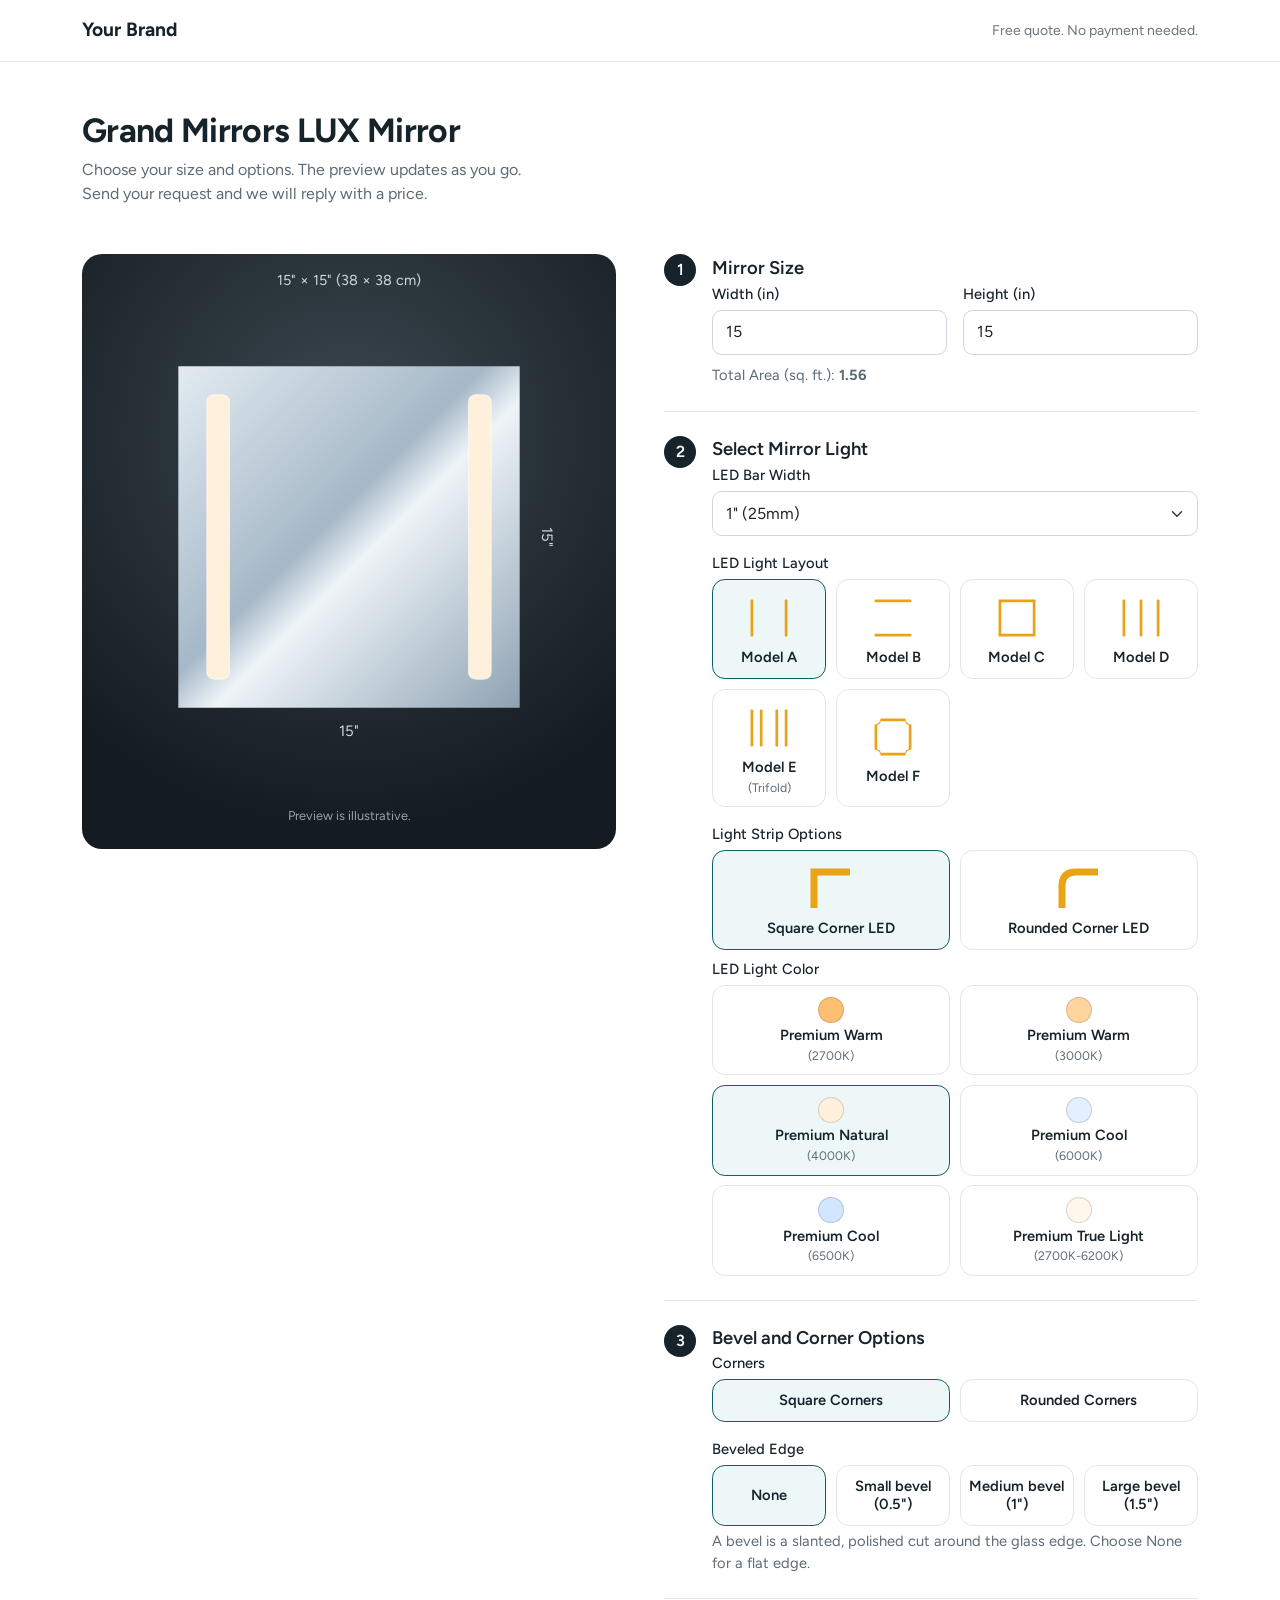
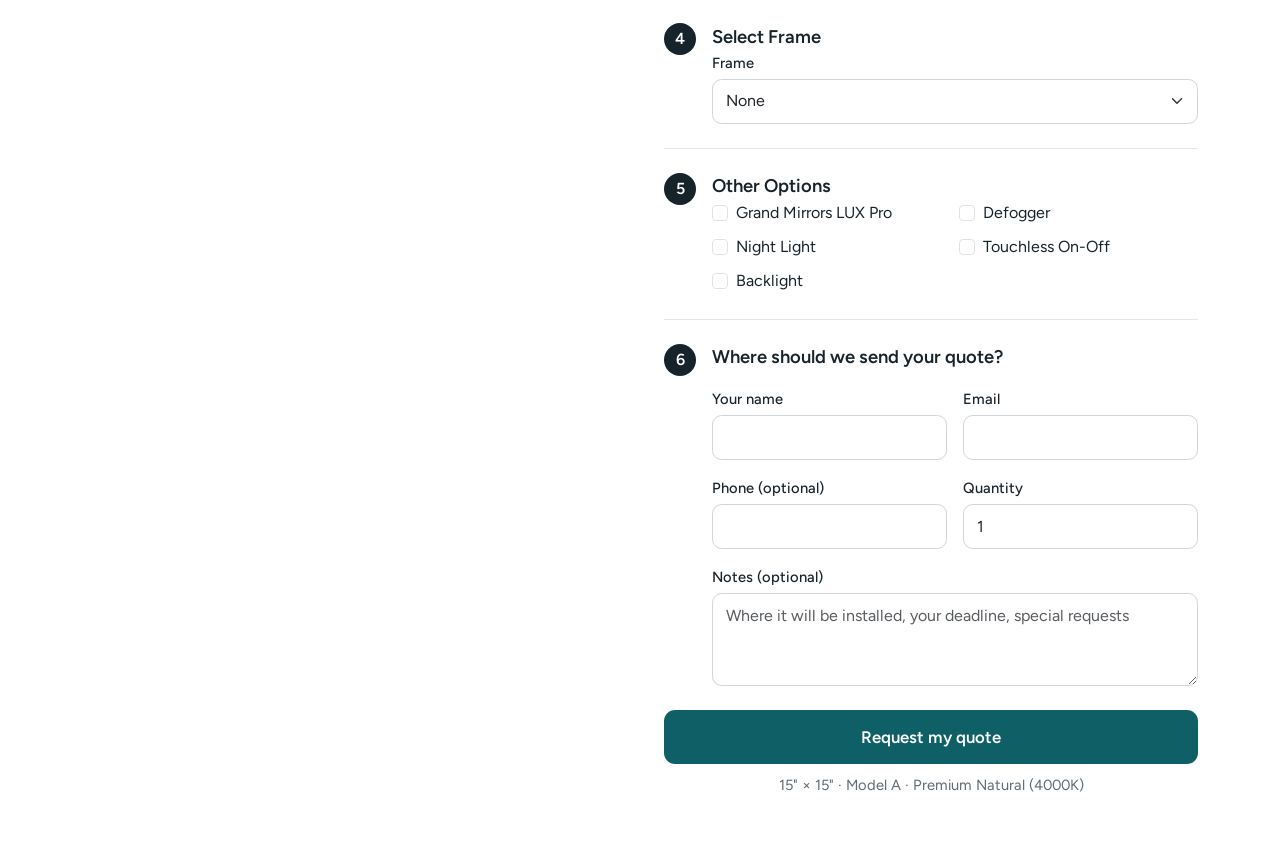
<file: quote.html>
<!DOCTYPE html>
<html lang="en">

<head>
    <meta charset="utf-8">
    <meta name="viewport" content="width=device-width, initial-scale=1">
    <title>Grand Mirrors LUX Mirror | Request a quote</title>
    <link href="https://cdn.jsdelivr.net/npm/bootstrap@5.3.3/dist/css/bootstrap.min.css" rel="stylesheet">
    <link href="https://fonts.googleapis.com/css2?family=Figtree:wght@400;500;600;700&display=swap" rel="stylesheet">
    <style>
        :root {
            --ink: #17232b;
            --muted: #5d6b75;
            --line: #e1e6e9;
            --brand: #0e5f66;
            --brand-d: #0a474d;
            --tint: #eef7f7;
        }

        body {
            font-family: 'Figtree', system-ui, sans-serif;
            color: var(--ink);
            background: #fff;
        }

        .site {
            border-bottom: 1px solid var(--line);
        }

        .logo {
            font-weight: 700;
            font-size: 1.2rem;
            color: var(--ink);
            text-decoration: none;
        }

        h1 {
            font-weight: 700;
            font-size: clamp(1.6rem, 3vw, 2.1rem);
            letter-spacing: -.02em;
        }

        .lead2 {
            color: var(--muted);
            max-width: 46ch;
        }

        .stage {
            background: radial-gradient(circle at 50% 30%, #3b474f, #151c21 80%);
            border-radius: 1.25rem;
            padding: 1rem 1rem 1.25rem;
            color: #cfd8de;
        }

        @media (min-width:992px) {
            .stage {
                position: sticky;
                top: 1.25rem;
            }
        }

        .stage svg {
            width: 100%;
            max-width: 520px;
            height: auto;
            display: block;
            margin: 0 auto;
        }

        .stage p {
            margin: 0 0 .25rem;
            font-size: .9rem;
            text-align: center;
        }

        .step {
            display: flex;
            gap: 1rem;
            padding: 1.5rem 0;
            border-top: 1px solid var(--line);
        }

        .step:first-of-type {
            border-top: 0;
            padding-top: 0;
        }

        .num {
            flex: none;
            width: 2rem;
            height: 2rem;
            border-radius: 50%;
            background: var(--ink);
            color: #fff;
            font-weight: 600;
            display: grid;
            place-items: center;
        }

        .step-body {
            flex: 1;
            min-width: 0;
        }

        .step h2 {
            font-size: 1.15rem;
            font-weight: 600;
            margin: .15rem 0 .2rem;
        }

        .help {
            color: var(--muted);
            font-size: .92rem;
            margin-bottom: .9rem;
        }

        .form-label {
            font-weight: 500;
            font-size: .92rem;
            margin-bottom: .3rem;
        }

        .form-control,
        .form-select {
            border-color: #cfd6db;
            padding: .6rem .8rem;
            border-radius: .6rem;
        }

        .form-control:focus,
        .form-select:focus {
            border-color: var(--brand);
            box-shadow: 0 0 0 .2rem rgba(14, 95, 102, .18);
        }

        .sub {
            margin-top: .9rem;
            padding: .9rem;
            background: #f6f8f9;
            border-radius: .8rem;
        }

        .total {
            color: var(--muted);
            font-size: .92rem;
            margin-top: .6rem;
        }

        .warn {
            color: #a4580a;
            font-size: .88rem;
            margin-top: .4rem;
        }

        .tiles {
            display: grid;
            grid-template-columns: repeat(auto-fill, minmax(112px, 1fr));
            gap: .6rem;
            margin-bottom: 1rem;
        }

        .tiles.wide {
            grid-template-columns: repeat(auto-fill, minmax(170px, 1fr));
        }

        .tiles label {
            display: flex;
            flex-direction: column;
            align-items: center;
            justify-content: center;
            text-align: center;
            gap: .2rem;
            height: 100%;
            padding: .7rem .5rem;
            border: 1.5px solid var(--line);
            border-radius: .8rem;
            cursor: pointer;
            font-size: .88rem;
            line-height: 1.25;
            background: #fff;
        }

        .tiles label:hover {
            border-color: #b6c1c8;
        }

        .tiles input:checked+label {
            border-color: var(--brand);
            background: var(--tint);
        }

        .tiles input:focus-visible+label {
            box-shadow: 0 0 0 .2rem rgba(14, 95, 102, .3);
        }

        .tiles b {
            font-weight: 600;
            font-size: .92rem;
        }

        .tiles small {
            color: var(--muted);
        }

        .tiles svg {
            width: 54px;
            height: 54px;
        }

        .dot {
            width: 26px;
            height: 26px;
            border-radius: 50%;
            border: 1px solid rgba(0, 0, 0, .15);
        }

        .btn-main {
            background: var(--brand);
            color: #fff;
            font-weight: 600;
            border: 0;
            border-radius: .7rem;
            padding: .9rem 1.5rem;
            font-size: 1.05rem;
        }

        .btn-main:hover,
        .btn-main:focus-visible {
            background: var(--brand-d);
            color: #fff;
        }

        .brief {
            color: var(--muted);
            font-size: .92rem;
            margin: .6rem 0 0;
            text-align: center;
        }

        #result {
            display: none;
            background: var(--tint);
            border-radius: 1rem;
            padding: 1.25rem;
        }

        pre {
            white-space: pre-wrap;
            font-family: inherit;
            font-size: .92rem;
            margin: 0;
        }

        .form-check-input:checked {
            background-color: var(--brand);
            border-color: var(--brand);
        }
    </style>
</head>

<body>
    <header class="site py-3">
        <div class="container d-flex justify-content-between align-items-center">
            <a class="logo" href="#">Your Brand</a>
            <span class="text-secondary small">Free quote. No payment needed.</span>
        </div>
    </header>

    <main class="container py-4 py-lg-5">
        <div class="mb-4 mb-lg-5">
            <h1 class="mb-2">Grand Mirrors LUX Mirror</h1>
            <p class="lead2 mb-0">Choose your size and options. The preview updates as you go. Send your request and we
                will reply with a price.</p>
        </div>

        <div class="row g-4 g-lg-5">
            <!-- LEFT: product mirror -->
            <div class="col-12 col-lg-6">
                <div class="stage">
                    <p id="areaNote"></p>
                    <svg id="preview" viewBox="0 0 500 500" role="img" aria-label="Preview of your mirror"></svg>
                    <p class="mt-2" style="font-size:.8rem;opacity:.7">Preview is illustrative.</p>
                </div>
            </div>

            <!-- RIGHT: inputs -->
            <div class="col-12 col-lg-6">
                <form id="quoteForm" novalidate>

                    <section class="step">
                        <div class="num">1</div>
                        <div class="step-body">
                            <h2>Mirror Size</h2>
                            <div class="row g-3">
                                <div class="col-6"><label class="form-label" for="w">Width (in)</label>
                                    <input type="number" id="w" class="form-control" min="4" max="150" step="0.25"
                                        value="15" inputmode="decimal" required>
                                    <div class="invalid-feedback">Enter 4 to 150.</div>
                                </div>
                                <div class="col-6"><label class="form-label" for="h">Height (in)</label>
                                    <input type="number" id="h" class="form-control" min="4" max="96" step="0.25"
                                        value="15" inputmode="decimal" required>
                                    <div class="invalid-feedback">Enter 4 to 96.</div>
                                </div>
                            </div>
                            <div class="total">Total Area (sq. ft.): <b id="area">1.56</b></div>
                        </div>
                    </section>

                    <section class="step">
                        <div class="num">2</div>
                        <div class="step-body">
                            <h2>Select Mirror Light</h2>
                            <label class="form-label" for="ledw">LED Bar Width</label>
                            <select id="ledw" class="form-select mb-3">
                                <option value="0.5">0.5" (13mm)</option>
                                <option value="1" selected>1" (25mm)</option>
                                <option value="1.5">1.5" (38mm)</option>
                                <option value="2">2" (50mm)</option>
                            </select>
                            <div class="form-label">LED Light Layout</div>
                            <div class="tiles" id="layouts" role="radiogroup" aria-label="LED Light Layout"></div>
                            <div class="form-label">Light Strip Options</div>
                            <div class="tiles wide mb-2" id="ledcorner" role="radiogroup"
                                aria-label="Light Strip Options"></div>
                            <div class="sub mb-3" id="ledRadBox" style="display:none">
                                <div class="form-label">Choose Radius</div>
                                <div class="tiles mb-2" id="ledrad" role="radiogroup"
                                    aria-label="Light strip corner radius"></div>
                                <div class="row g-3" id="lcrBox" style="display:none">
                                    <div class="col-7"><label class="form-label" for="lcr">Enter radius</label><input
                                            type="number" id="lcr" class="form-control" min="0.1" step="0.1" value="1">
                                        <div class="invalid-feedback">Enter a radius.</div>
                                    </div>
                                    <div class="col-5"><label class="form-label" for="lcu">Unit</label><select id="lcu"
                                            class="form-select">
                                            <option value="in">inch</option>
                                            <option value="mm">mm</option>
                                        </select></div>
                                </div>
                                <div class="help mb-0 mt-2">Corner radius shows on layouts with corners, such as Model
                                    C.</div>
                            </div>
                            <div class="form-label">LED Light Color</div>
                            <div class="tiles wide mb-0" id="colors" role="radiogroup" aria-label="LED Light Color">
                            </div>
                        </div>
                    </section>

                    <section class="step">
                        <div class="num">3</div>
                        <div class="step-body">
                            <h2>Bevel and Corner Options</h2>
                            <div class="form-label">Corners</div>
                            <div class="tiles wide mb-2" id="ctype" role="radiogroup" aria-label="Corners"></div>
                            <div class="sub" id="radiusBox" style="display:none">
                                <div class="form-label">Choose Radius</div>
                                <div class="tiles mb-2" id="radius" role="radiogroup" aria-label="Choose Radius"></div>
                                <div class="row g-3" id="crBox" style="display:none">
                                    <div class="col-7"><label class="form-label" for="cr">Enter radius</label><input
                                            type="number" id="cr" class="form-control" min="0.1" step="0.1" value="1">
                                        <div class="invalid-feedback">Enter a radius.</div>
                                    </div>
                                    <div class="col-5"><label class="form-label" for="cru">Unit</label><select id="cru"
                                            class="form-select">
                                            <option value="in">inch</option>
                                            <option value="mm">mm</option>
                                        </select></div>
                                </div>
                                <div class="warn" id="radWarn"></div>
                            </div>
                            <div class="form-label mt-3">Beveled Edge</div>
                            <div class="tiles mb-1" id="bevels" role="radiogroup" aria-label="Beveled Edge"></div>
                            <div class="help mb-0">A bevel is a slanted, polished cut around the glass edge. Choose None
                                for a flat edge.</div>
                        </div>
                    </section>

                    <section class="step">
                        <div class="num">4</div>
                        <div class="step-body">
                            <h2>Select Frame</h2>
                            <label class="form-label" for="frame">Frame</label>
                            <select id="frame" class="form-select">
                                <option value="">None</option>
                                <option>MARBLE Frames</option>
                                <option>Walnut Frames</option>
                                <option>Brass Frames</option>
                                <option>Stainless Steel Frames</option>
                            </select>
                            <div id="frameOpts" style="display:none">
                                <label class="form-label mt-3" for="frameVar" id="frameVarLbl">Frame</label>
                                <select id="frameVar" class="form-select"></select>
                                <div id="coatBox" style="display:none">
                                    <label class="form-label mt-3" for="coat">Brass Coating</label>
                                    <select id="coat" class="form-select">
                                        <option>Brass, uncoated (sensitive to oxidation)</option>
                                        <option>Brass with glossy coating</option>
                                        <option>Brass with matte coating</option>
                                    </select>
                                </div>
                            </div>
                        </div>
                    </section>

                    <section class="step">
                        <div class="num">5</div>
                        <div class="step-body">
                            <h2>Other Options</h2>
                            <div class="row g-2">
                                <div class="col-sm-6">
                                    <div class="form-check"><input class="form-check-input addon" type="checkbox"
                                            id="pro" value="Grand Mirrors LUX Pro"><label class="form-check-label"
                                            for="pro">Grand Mirrors LUX Pro</label></div>
                                </div>
                                <div class="col-sm-6">
                                    <div class="form-check"><input class="form-check-input addon" type="checkbox"
                                            id="defogger" value="Defogger"><label class="form-check-label"
                                            for="defogger">Defogger</label></div>
                                </div>
                                <div class="col-sm-6">
                                    <div class="form-check"><input class="form-check-input addon" type="checkbox"
                                            id="night" value="Night Light"><label class="form-check-label"
                                            for="night">Night Light</label></div>
                                </div>
                                <div class="col-sm-6">
                                    <div class="form-check"><input class="form-check-input addon" type="checkbox"
                                            id="touchless" value="Touchless On-Off"><label class="form-check-label"
                                            for="touchless">Touchless On-Off</label></div>
                                </div>
                                <div class="col-sm-6">
                                    <div class="form-check"><input class="form-check-input addon" type="checkbox"
                                            id="backlight" value="Backlight"><label class="form-check-label"
                                            for="backlight">Backlight</label></div>
                                </div>
                            </div>
                            <div class="sub" id="dfBox" style="display:none">
                                <div class="form-label">Defogger</div>
                                <div class="tiles wide mb-2" id="dfshape" role="radiogroup" aria-label="Defogger shape">
                                </div>
                                <div class="row g-3" id="dfCustom" style="display:none">
                                    <div class="col-4"><label class="form-label" for="dfw">Defogger Width</label><input
                                            type="number" id="dfw" class="form-control" min="1" step="0.25" value="10">
                                        <div class="invalid-feedback">Required.</div>
                                    </div>
                                    <div class="col-4"><label class="form-label" for="dfh">Defogger Height</label><input
                                            type="number" id="dfh" class="form-control" min="1" step="0.25" value="8">
                                        <div class="invalid-feedback">Required.</div>
                                    </div>
                                    <div class="col-4"><label class="form-label" for="dfu">Unit</label><select id="dfu"
                                            class="form-select">
                                            <option value="in">inch</option>
                                            <option value="mm">mm</option>
                                        </select></div>
                                </div>
                                <div class="warn" id="dfWarn"></div>
                            </div>
                        </div>
                    </section>

                    <section class="step">
                        <div class="num">6</div>
                        <div class="step-body">
                            <h2>Where should we send your quote?</h2>
                            <div class="row g-3 mt-0">
                                <div class="col-sm-6"><label class="form-label" for="name">Your name</label><input
                                        id="name" class="form-control" required autocomplete="name">
                                    <div class="invalid-feedback">Please enter your name.</div>
                                </div>
                                <div class="col-sm-6"><label class="form-label" for="email">Email</label><input
                                        type="email" id="email" class="form-control" required autocomplete="email">
                                    <div class="invalid-feedback">Please enter a valid email.</div>
                                </div>
                                <div class="col-sm-6"><label class="form-label" for="phone">Phone
                                        (optional)</label><input type="tel" id="phone" class="form-control"
                                        autocomplete="tel"></div>
                                <div class="col-sm-6"><label class="form-label" for="qty">Quantity</label><input
                                        type="number" id="qty" class="form-control" min="1" value="1" required>
                                    <div class="invalid-feedback">At least 1.</div>
                                </div>
                                <div class="col-12"><label class="form-label" for="notes">Notes
                                        (optional)</label><textarea id="notes" class="form-control" rows="3"
                                        placeholder="Where it will be installed, your deadline, special requests"></textarea>
                                </div>
                            </div>
                        </div>
                    </section>

                    <button type="submit" class="btn btn-main w-100">Request my quote</button>
                    <p class="brief" id="brief"></p>
                </form>

                <div id="result" class="mt-4" aria-live="polite">
                    <h2 class="h5 mb-1">Almost done</h2>
                    <p class="text-secondary mb-3">Press "Send by email" to open your email with everything filled in.
                        Then press send.</p>
                    <pre id="summary" class="mb-3"></pre>
                    <a id="mailBtn" class="btn btn-main me-2" href="#">Send by email</a>
                    <button type="button" id="copyBtn" class="btn btn-outline-dark">Copy details</button>
                </div>
            </div>
        </div>
    </main>

    <script>
        /* Change this to your sales email. */
        const SALES_EMAIL = "sales@yourcompany.com";

        const $ = id => document.getElementById(id);
        const esc = s => s.replace(/"/g, "&quot;");
        const val = n => document.querySelector(`input[name=${n}]:checked`);
        const inch = (n, u) => u === "mm" ? n / 25.4 : n;

        /* ---------- frame data (store names) ---------- */
        const MARBLE = [["White Classic", "#f1efe9"], ["Black Classic", "#222"], ["Sand Cream", "#d9c9a9"], ["Green Forest", "#3f6b4f"], ["Gold Brown", "#9a7440"]];
        const FR = {
            "MARBLE Frames": [3, 4].flatMap(z => MARBLE.map(([t, c], i) => [`${z}" ${t} (MF${z}${i + 1}0)`, c])),
            "Walnut Frames": [['American Walnut (AW-410) 0.4" x 1" / 10mm x 23mm', "#5b3a29"]],
            "Brass Frames": [
                ['Brass Gold (BW-100) 0.3" x 0.3" / 8mm x 8mm', "#c9a24b"], ['Brass Gold (BW-110) 0.6" x 0.6" / 15mm x 15mm', "#c9a24b"], ['Brass Gold (BW-120) 1" x 1" / 25mm x 25mm', "#c9a24b"],
                ['Brass Bronze (BN-100) 0.3" x 0.3" / 8mm x 8mm', "#8a5a2b"], ['Brass Bronze (BN-110) 0.6" x 0.6" / 15mm x 15mm', "#8a5a2b"], ['Brass Bronze (BN-120) 1" x 1" / 25mm x 25mm', "#8a5a2b"]],
            "Stainless Steel Frames": [
                ['Polished 316 Stainless Steel (SK-110) 0.5" X 0.5" / 13mmx13mm', "#d3d9de"], ['Polished 316 Stainless Steel (SK-120) 0.5" X 1" / 13mmx25mm', "#d3d9de"], ['Polished 316 Stainless Steel (SK-130) 1" X 1" / 25mmx25mm', "#d3d9de"],
                ['Brushed 316 Stainless Steel (SU-110) 0.5" X 0.5" / 13mmx13mm', "#aeb5bb"], ['Brushed 316 Stainless Steel (SU-120) 0.5" X 1" / 13mmx25mm', "#aeb5bb"], ['Brushed 316 Stainless Steel (SU-130) 1" X 1" / 25mmx25mm', "#aeb5bb"]]
        };

        /* ---------- geometry ---------- */
        function rr(x, y, w, h, r) {
            r = Math.max(0, Math.min(r, w / 2, h / 2));
            if (!r) return `M${x},${y}H${x + w}V${y + h}H${x}Z`;
            return `M${x + r},${y}H${x + w - r}Q${x + w},${y} ${x + w},${y + r}V${y + h - r}Q${x + w},${y + h} ${x + w - r},${y + h}H${x + r}Q${x},${y + h} ${x},${y + h - r}V${y + r}Q${x},${y} ${x + r},${y}Z`;
        }
        function scal(x, y, w, h, c) {
            c = Math.max(0, Math.min(c, w / 2, h / 2));
            return `M${x + c},${y}H${x + w - c}A${c},${c} 0 0 0 ${x + w},${y + c}V${y + h - c}A${c},${c} 0 0 0 ${x + w - c},${y + h}H${x + c}A${c},${c} 0 0 0 ${x},${y + h - c}V${y + c}A${c},${c} 0 0 0 ${x + c},${y}Z`;
        }
        function outline(x, y, w, h, t, r, f = rr) {
            return `<path fill-rule="evenodd" d="${f(x, y, w, h, r)} ${f(x + t, y + t, w - 2 * t, h - 2 * t, Math.max(0, r - t))}"/>`;
        }
        function panels(m, x, w) {
            if (m !== "E") return [[x, w]];
            const gp = Math.max(4, w * 0.02), pw = (w - 2 * gp) / 3;
            return [0, 1, 2].map(i => [x + i * (pw + gp), pw]);
        }
        /* Frame (ex > 0) keeps square corners square: radius only grows when the glass is already rounded */
        function glassPath(m, x, y, w, h, r, ex = 0) {
            return panels(m, x, w).map(([px, pw]) => rr(px - ex, y - ex, pw + 2 * ex, h + 2 * ex, r > 0 ? r + ex : 0)).join("");
        }
        function strips(m, x, y, w, h, bar, g, lr) {
            switch (m) {
                case "A": return `<path d="${rr(x + g, y + g, bar, h - 2 * g, bar / 3)}"/><path d="${rr(x + w - g - bar, y + g, bar, h - 2 * g, bar / 3)}"/>`;
                case "B": return `<path d="${rr(x + g, y + g, w - 2 * g, bar, bar / 3)}"/><path d="${rr(x + g, y + h - g - bar, w - 2 * g, bar, bar / 3)}"/>`;
                case "C": return outline(x + g, y + g, w - 2 * g, h - 2 * g, bar, lr);
                case "D": {
                    const t = y + g, hh = h - 2 * g;
                    return [x + g, x + w / 2 - bar / 2, x + w - g - bar].map(bx => `<path d="${rr(bx, t, bar, hh, bar / 3)}"/>`).join("");
                }
                case "E": {
                    const t = y + g, hh = h - 2 * g, p = panels("E", x, w);
                    const xs = [x + g, (p[0][0] + p[0][1] + p[1][0]) / 2 - bar / 2, (p[1][0] + p[1][1] + p[2][0]) / 2 - bar / 2, x + w - g - bar];
                    return xs.map(bx => `<path d="${rr(bx, t, bar, hh, bar / 3)}"/>`).join("");
                }
                case "F": return outline(x + g, y + g, w - 2 * g, h - 2 * g, bar, Math.min(w, h) * 0.14, scal);
            }
        }

        /* ---------- build option tiles ---------- */
        function tiles(id, name, items, checked = 0) {
            $(id).innerHTML = items.map(([v, b, small, icon, sum], i) => `
    <div><input class="btn-check" type="radio" name="${name}" id="${name}${i}" value="${v}" data-sum="${esc(sum || b + (small ? " " + small : ""))}" ${i === checked ? "checked" : ""}>
    <label for="${name}${i}">${icon || ""}<b>${b}</b>${small ? `<small>${small}</small>` : ""}</label></div>`).join("");
        }
        const LAY = [["A", "Model A"], ["B", "Model B"], ["C", "Model C"], ["D", "Model D"], ["E", "Model E", "(Trifold)"], ["F", "Model F"]];
        tiles("layouts", "layout", LAY.map(([k, b, s]) => [k, b, s, `<svg viewBox="0 0 60 60" aria-hidden="true"><g fill="#d3dbe0">${glassPath(k, 6, 6, 48, 48, 0)}</g><g fill="#e8a317">${strips(k, 6, 6, 48, 48, 3, 3.5, 0)}</g></svg>`, b + (s ? " " + s : "")]));
        const cornerIcon = d => `<svg viewBox="0 0 54 54" aria-hidden="true"><path d="${d}" fill="none" stroke="#e8a317" stroke-width="7"/></svg>`;
        tiles("ledcorner", "ledcorner", [["square", "Square Corner LED", "", cornerIcon("M10,46V10H46")], ["rounded", "Rounded Corner LED", "", cornerIcon("M10,46V24Q10,10 24,10H46")]]);
        tiles("colors", "color", [["#ffbf72", "Premium Warm", "(2700K)"], ["#ffd59f", "Premium Warm", "(3000K)"], ["#fff0dc", "Premium Natural", "(4000K)"], ["#e4f0ff", "Premium Cool", "(6000K)"], ["#d2e6ff", "Premium Cool", "(6500K)"], ["#fff7ea", "Premium True Light", "(2700K-6200K)"]]
            .map(([c, b, s]) => [c, b, s, `<span class="dot" style="background:${c}"></span>`]), 2);
        tiles("ledrad", "ledrad", [["2", '2" (50mm)'], ["3", '3" (75mm)'], ["4", '4" (100mm)'], ["custom", "Custom"]]);
        tiles("ctype", "ctype", [["square", "Square Corners"], ["rounded", "Rounded Corners"]]);
        tiles("radius", "radius", [["2", '2" (50mm)'], ["3", '3" (75mm)'], ["4", '4" (100mm)'], ["custom", "Custom"]]);
        tiles("bevels", "bevel", [["0", "None"], ["0.5", 'Small bevel (0.5")'], ["1", 'Medium bevel (1")'], ["1.5", 'Large bevel (1.5")']]);
        tiles("dfshape", "dfshape", [["rect", 'Rectangle 16" x 12"', "(400mm x 300mm)"], ["oval", 'Oval 24" x 16"', "(600mm x 400mm)"], ["circle", 'Circle 20"', "(500mm) Diameter"], ["custom", "Custom Size"]]);

        /* ---------- frame selects ---------- */
        $("frame").addEventListener("change", () => {
            const f = $("frame").value;
            $("frameOpts").style.display = f ? "block" : "none";
            $("coatBox").style.display = f === "Brass Frames" ? "block" : "none";
            if (f) {
                $("frameVarLbl").textContent = f.replace(" Frames", " Frame");
                $("frameVar").innerHTML = FR[f].map(([t, c]) => `<option data-c="${c}">${t}</option>`).join("");
            }
        });

        /* ---------- live preview ---------- */
        function cornerRadius() {
            if (val("ctype").value === "square") return 0;
            const v = val("radius").value;
            return v === "custom" ? inch(parseFloat($("cr").value) || 0, $("cru").value) : parseFloat(v);
        }
        function ledRadius() {
            if (val("ledcorner").value !== "rounded") return 0;
            const v = val("ledrad").value;
            return v === "custom" ? inch(parseFloat($("lcr").value) || 0, $("lcu").value) : parseFloat(v);
        }
        function defogDims() {
            const v = val("dfshape").value;
            if (v === "rect") return [16, 12, "rect"];
            if (v === "oval") return [24, 16, "oval"];
            if (v === "circle") return [20, 20, "oval"];
            return [inch(parseFloat($("dfw").value) || 0, $("dfu").value), inch(parseFloat($("dfh").value) || 0, $("dfu").value), "rect"];
        }
        function syncUI() {
            const rounded = val("ctype").value === "rounded", cust = val("radius").value === "custom";
            $("radiusBox").style.display = rounded ? "block" : "none";
            $("crBox").style.display = rounded && cust ? "flex" : "none";
            $("cr").required = rounded && cust;
            const lrd = val("ledcorner").value === "rounded", lc = val("ledrad").value === "custom";
            $("ledRadBox").style.display = lrd ? "block" : "none";
            $("lcrBox").style.display = lrd && lc ? "flex" : "none";
            $("lcr").required = lrd && lc;
            const df = $("defogger").checked, dc = val("dfshape").value === "custom";
            $("dfBox").style.display = df ? "block" : "none";
            $("dfCustom").style.display = df && dc ? "flex" : "none";
            $("dfw").required = $("dfh").required = df && dc;
        }
        function draw() {
            syncUI();
            const m = val("layout").value;
            const w = parseFloat($("w").value), h = parseFloat($("h").value);
            const svg = $("preview");
            if (!(w >= 4 && h >= 4 && w <= 150 && h <= 96)) {
                svg.innerHTML = `<text x="250" y="250" text-anchor="middle" fill="#cfd8de" font-size="18">Enter a size to see your mirror</text>`;
                $("areaNote").textContent = ""; $("area").textContent = "-"; $("brief").textContent = ""; return;
            }
            $("area").textContent = (w * h / 144).toFixed(2);
            $("areaNote").textContent = `${w}" × ${h}" (${(w * 2.54).toFixed(0)} × ${(h * 2.54).toFixed(0)} cm)`;

            const s = Math.min(340 / w, 340 / h);
            const pw = w * s, ph = h * s, x = 250 - pw / 2, y = 240 - ph / 2;
            const led = val("color").value;
            const base = Math.min(pw / (m === "E" ? 3 : m === "D" ? 2 : 1), ph);
            const bar = Math.max(3, Math.min(parseFloat($("ledw").value) * s, base / 7));
            const g = Math.max(4, Math.min(1.25 * s, base / 7));
            const lr = Math.min(ledRadius() * s, base / 2.5);
            const bevel = Math.min(parseFloat(val("bevel").value) * s, 14);
            const cr = cornerRadius() * s;
            $("radWarn").textContent = cornerRadius() * 2 > Math.min(w, h) ? "Radius is too large. The maximum is half of the smaller side." : "";
            const fOpt = $("frameVar").selectedOptions[0];
            const fc = $("frame").value && fOpt ? fOpt.dataset.c : null;
            const fw = fc ? ($("frame").value === "MARBLE Frames" ? 10 : 6) : 0;

            let o = `<defs>
    <linearGradient id="glass" x1="0" y1="0" x2="1" y2="1"><stop offset="0" stop-color="#e3ebf1"/><stop offset=".45" stop-color="#a5b8c7"/><stop offset=".55" stop-color="#eef4f8"/><stop offset="1" stop-color="#8ea2b2"/></linearGradient>
    <filter id="blur" x="-30%" y="-30%" width="160%" height="160%"><feGaussianBlur stdDeviation="9"/></filter>
    <clipPath id="gc"><path d="${glassPath(m, x, y, pw, ph, cr)}"/></clipPath></defs>`;
            o += `<g fill="${led}" opacity=".7" filter="url(#blur)">${strips(m, x, y, pw, ph, bar, g, lr)}</g>`;
            if (fc) o += `<path d="${glassPath(m, x, y, pw, ph, cr, fw)}" fill="${fc}" stroke="rgba(0,0,0,.35)"/>`;
            o += `<path d="${glassPath(m, x, y, pw, ph, cr)}" fill="url(#glass)"/>`;
            if (bevel > 0) o += `<path d="${glassPath(m, x + bevel / 2, y + bevel / 2, pw - bevel, ph - bevel, Math.max(0, cr - bevel / 2))}" fill="none" stroke="rgba(255,255,255,.75)" stroke-width="${bevel}"/>`;
            if ($("defogger").checked) {
                const [dw, dh, ds] = defogDims();
                const sw = Math.min(dw * s, pw * .92), sh = Math.min(dh * s, ph * .92);
                $("dfWarn").textContent = dw > w || dh > h ? "This defogger is larger than your mirror." : "";
                if (sw > 0 && sh > 0) o += ds === "oval"
                    ? `<ellipse cx="250" cy="240" rx="${sw / 2}" ry="${sh / 2}" fill="rgba(255,255,255,.18)" stroke="rgba(255,255,255,.6)" stroke-dasharray="5 4"/>`
                    : `<rect x="${250 - sw / 2}" y="${240 - sh / 2}" width="${sw}" height="${sh}" rx="4" fill="rgba(255,255,255,.18)" stroke="rgba(255,255,255,.6)" stroke-dasharray="5 4"/>`;
            }
            o += `<g clip-path="url(#gc)" fill="${led}" stroke="#fff" stroke-opacity=".7" stroke-width=".8">${strips(m, x, y, pw, ph, bar, g, lr)}</g>`;
            const lx = Math.min(x + pw + fw + 22, 490);
            o += `<text x="250" y="${Math.min(y + ph + fw + 28, 492)}" text-anchor="middle" fill="#cfd8de" font-size="15">${w}"</text>`;
            o += `<text x="${lx}" y="240" fill="#cfd8de" font-size="15" text-anchor="middle" transform="rotate(90 ${lx} 240)">${h}"</text>`;
            svg.innerHTML = o;
            $("brief").textContent = `${w}" × ${h}" · ${val("layout").dataset.sum} · ${val("color").dataset.sum}`;
        }
        document.querySelectorAll("#quoteForm select, #quoteForm input").forEach(el => {
            el.addEventListener("input", draw); el.addEventListener("change", draw);
        });

        /* ---------- quote request ---------- */
        function summaryText() {
            const sel = id => $(id).options[$(id).selectedIndex].text;
            const s = n => val(n).dataset.sum;
            const rounded = val("ctype").value === "rounded";
            const corners = rounded ? `Rounded Corners, radius ${val("radius").value === "custom" ? $("cr").value + " " + $("cru").value : s("radius")}` : "Square Corners";
            const frame = $("frame").value ? `${$("frame").value}: ${$("frameVar").value}${$("frame").value === "Brass Frames" ? ", " + $("coat").value : ""}` : "None";
            const add = [...document.querySelectorAll(".addon:checked")].map(a => a.value === "Defogger"
                ? "Defogger (" + (val("dfshape").value === "custom" ? `Custom ${$("dfw").value} x ${$("dfh").value} ${$("dfu").value}` : s("dfshape")) + ")" : a.value).join(", ") || "None";
            return [
                `Mirror Size: ${$("w").value}" W x ${$("h").value}" H (${$("area").textContent} sq. ft.)`, `Quantity: ${$("qty").value}`,
                `LED Bar Width: ${sel("ledw")}`, `LED Light Layout: ${s("layout")}`, `Light Strip Options: ${s("ledcorner")}${val("ledcorner").value === "rounded" ? ", radius " + (val("ledrad").value === "custom" ? $("lcr").value + " " + $("lcu").value : s("ledrad")) : ""}`, `LED Light Color: ${s("color")}`,
                `Corners: ${corners}`, `Beveled Edge: ${s("bevel")}`, `Frame: ${frame}`, `Other Options: ${add}`,
                "", `Name: ${$("name").value}`, `Email: ${$("email").value}`, `Phone: ${$("phone").value || "-"}`, `Notes: ${$("notes").value || "-"}`
            ].join("\n");
        }
        $("quoteForm").addEventListener("submit", e => {
            e.preventDefault();
            e.target.classList.add("was-validated");
            if (!e.target.checkValidity()) { e.target.querySelector(":invalid").focus(); return; }
            const t = summaryText();
            $("summary").textContent = t;
            $("mailBtn").href = `mailto:${SALES_EMAIL}?subject=${encodeURIComponent("Mirror quote request")}&body=${encodeURIComponent(t)}`;
            $("result").style.display = "block";
            $("result").scrollIntoView({ behavior: "smooth", block: "nearest" });
        });
        $("copyBtn").addEventListener("click", () => {
            navigator.clipboard.writeText($("summary").textContent).then(() => {
                $("copyBtn").textContent = "Copied";
                setTimeout(() => $("copyBtn").textContent = "Copy details", 1500);
            });
        });
        draw();
    </script>
</body>

</html>
</file>
